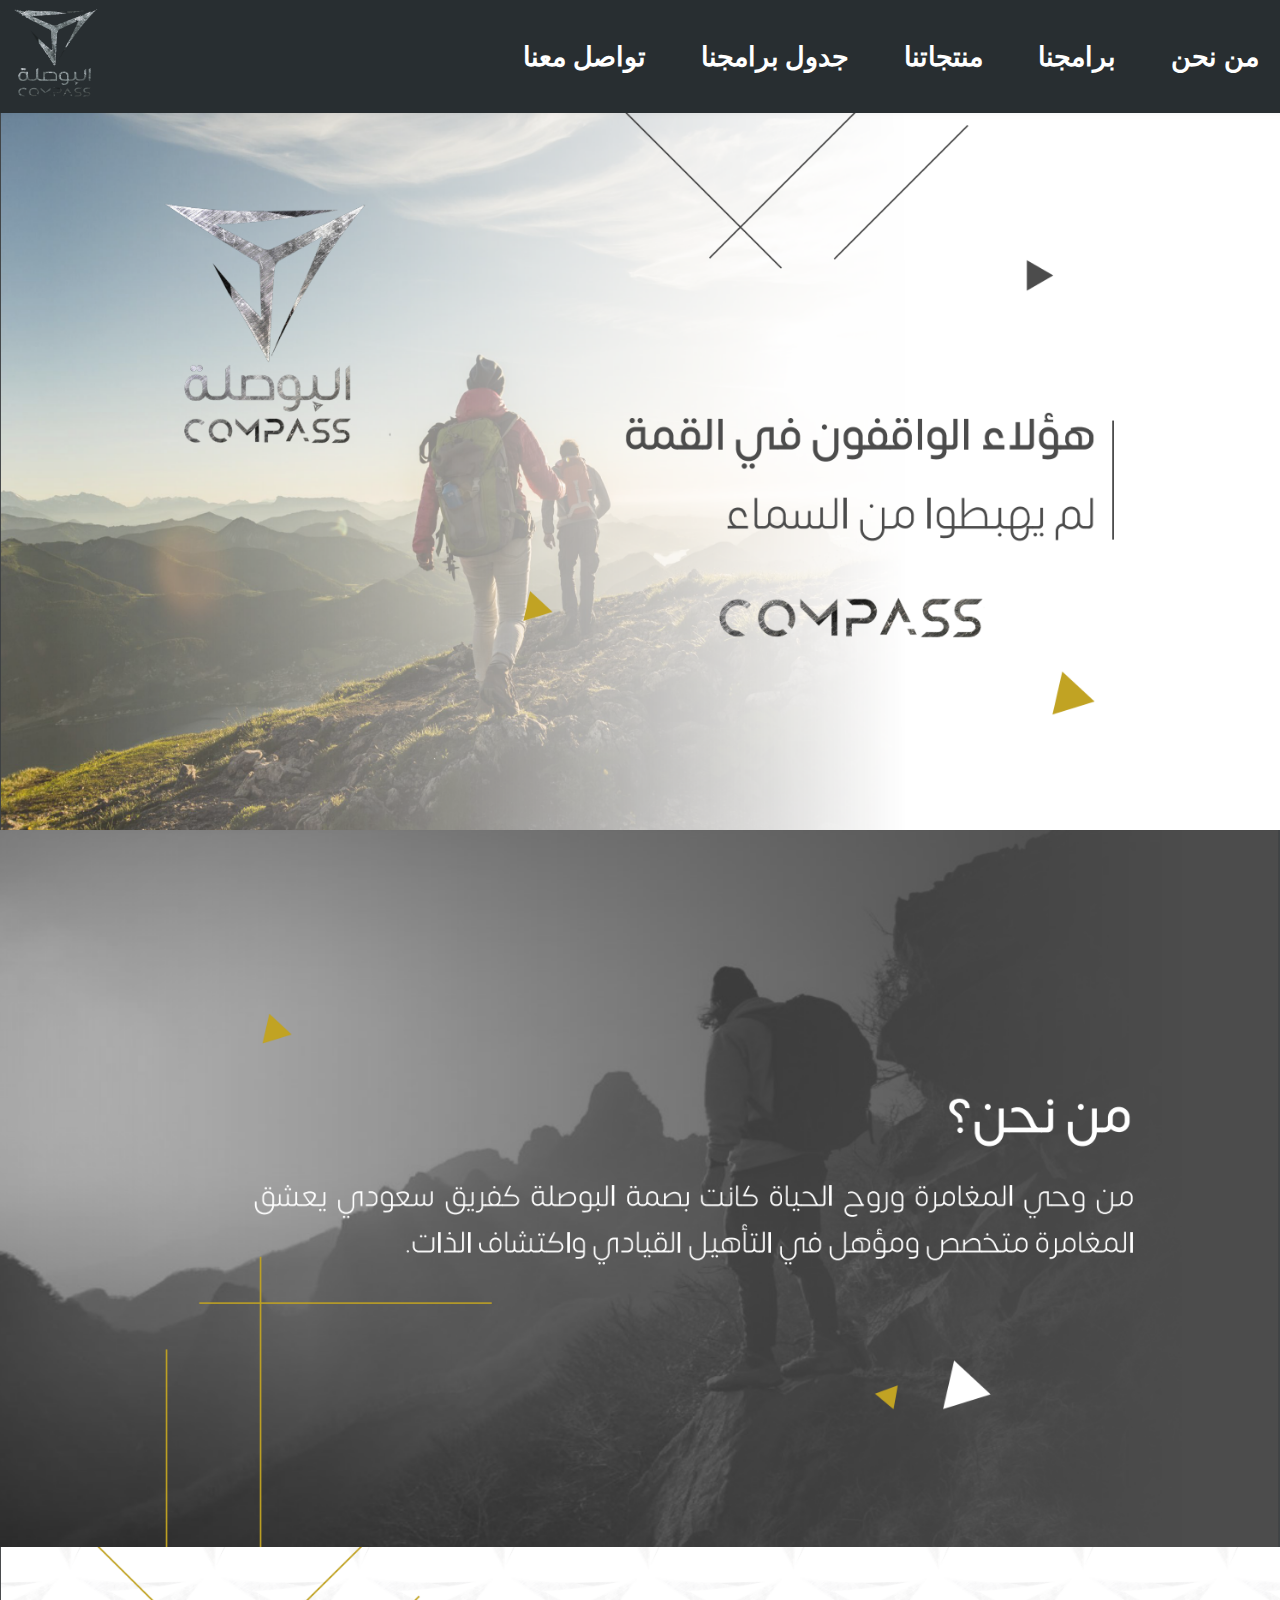
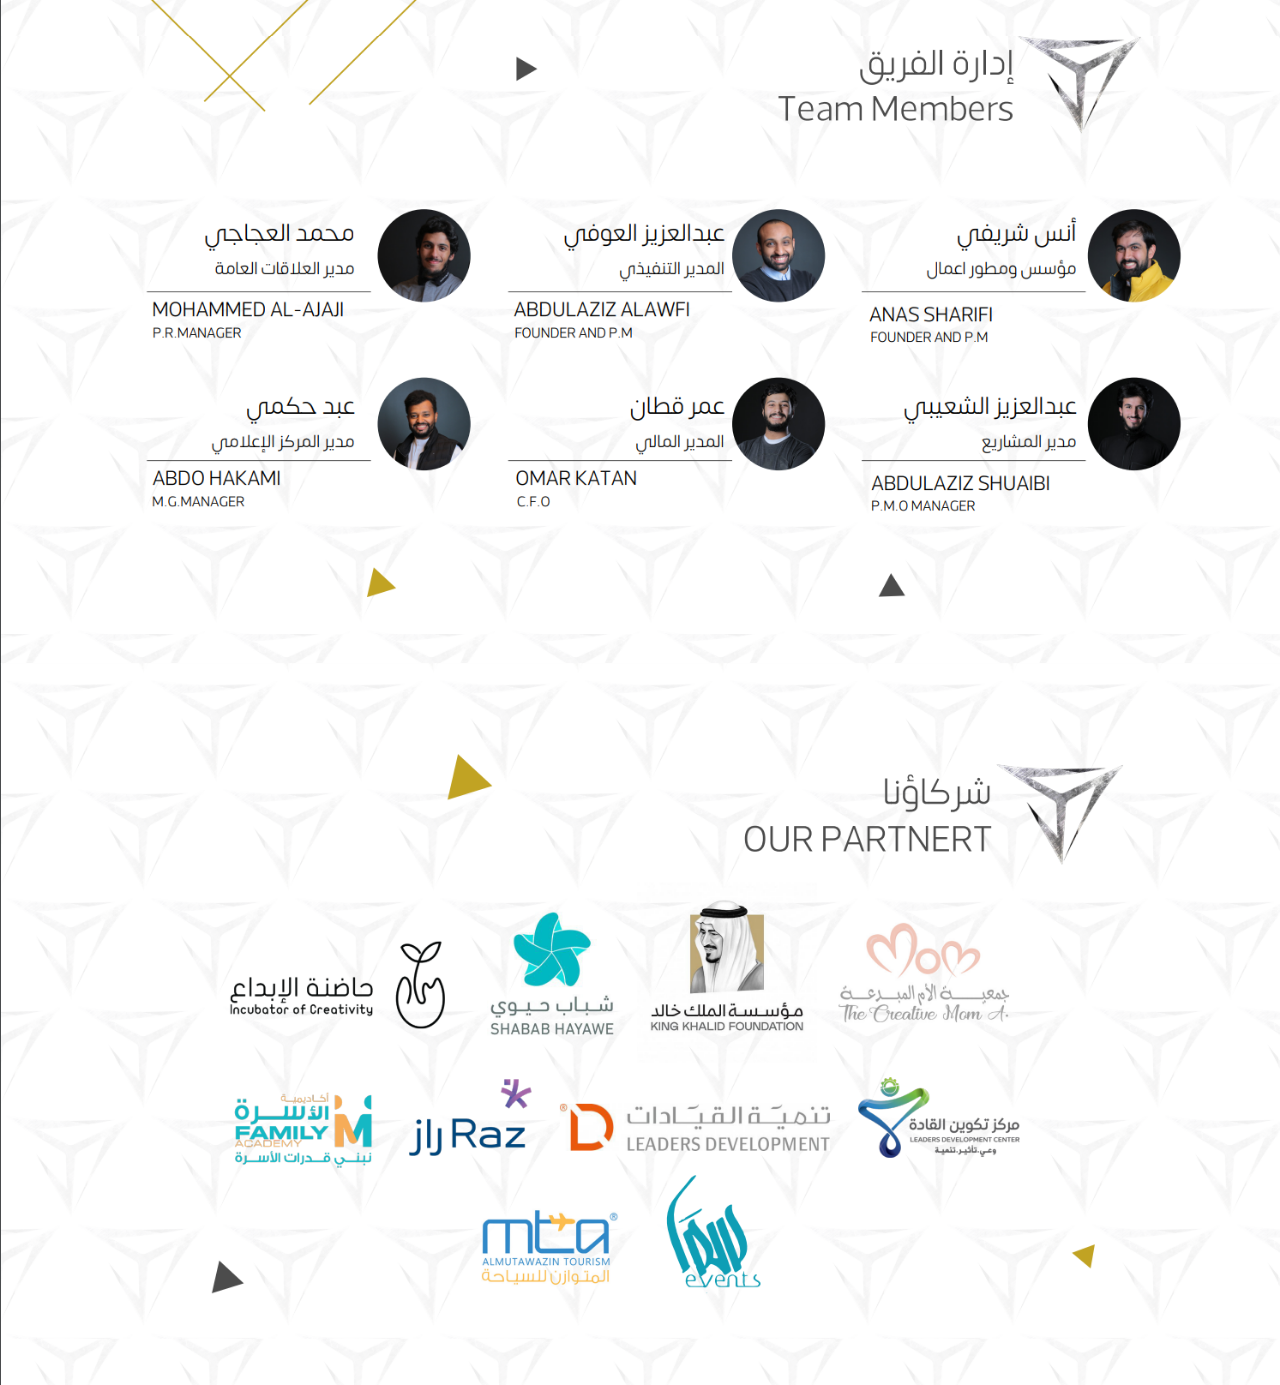
<file: Index.html>
﻿<!DOCTYPE html>
<html lang="en">
<head>
    <meta charset="UTF-8" />
    <meta http-equiv="X-UA-Compatible" content="IE=edge" />
    <meta name="viewport" content="width=device-width, initial-scale=1.0" />
    <link rel="stylesheet" href="styleSheet.css" />
    <title>الصفحة الرئيسية</title>
 
</head>
<body>
    <nav class="navbar">
        <!-- LOGO -->
        <div class="logo"><img src="Images\Logo.png" width="95" height="95" /></div>
        <!-- NAVIGATION MENU -->
        <ul class="nav-links">
            <!-- USING CHECKBOX HACK -->
            <input type="checkbox" id="checkbox_toggle" />
            <label for="checkbox_toggle" class="hamburger">&#9776;</label>
            <!-- NAVIGATION MENUS -->
            <div class="menu">
            <li><a href="ContactUs.html">تواصل معنا</a></li>
            <li><a href="Schedule.html">جدول برامجنا</a></li>
            <li><a href="Product.html">منتجاتنا</a></li>
            <li>
                <a href="Programs.html">برامجنا</a>

            </li>
            <li><a href="Index.html">من نحن</a></li>

            </div>
        </ul>

    </nav>
    <div class="back"> <img src="Images\first.png" width="100%" /></div>
    <div class="back"> <img src="Images\we.png" width="100%" /></div>
    <div class="back"> <img src="Images\Team Members1.png" width="100%" /></div>
    <div class="back"> <img src="Images\partnert.png" width="100%" /></div>


</body>
</html>
</file>
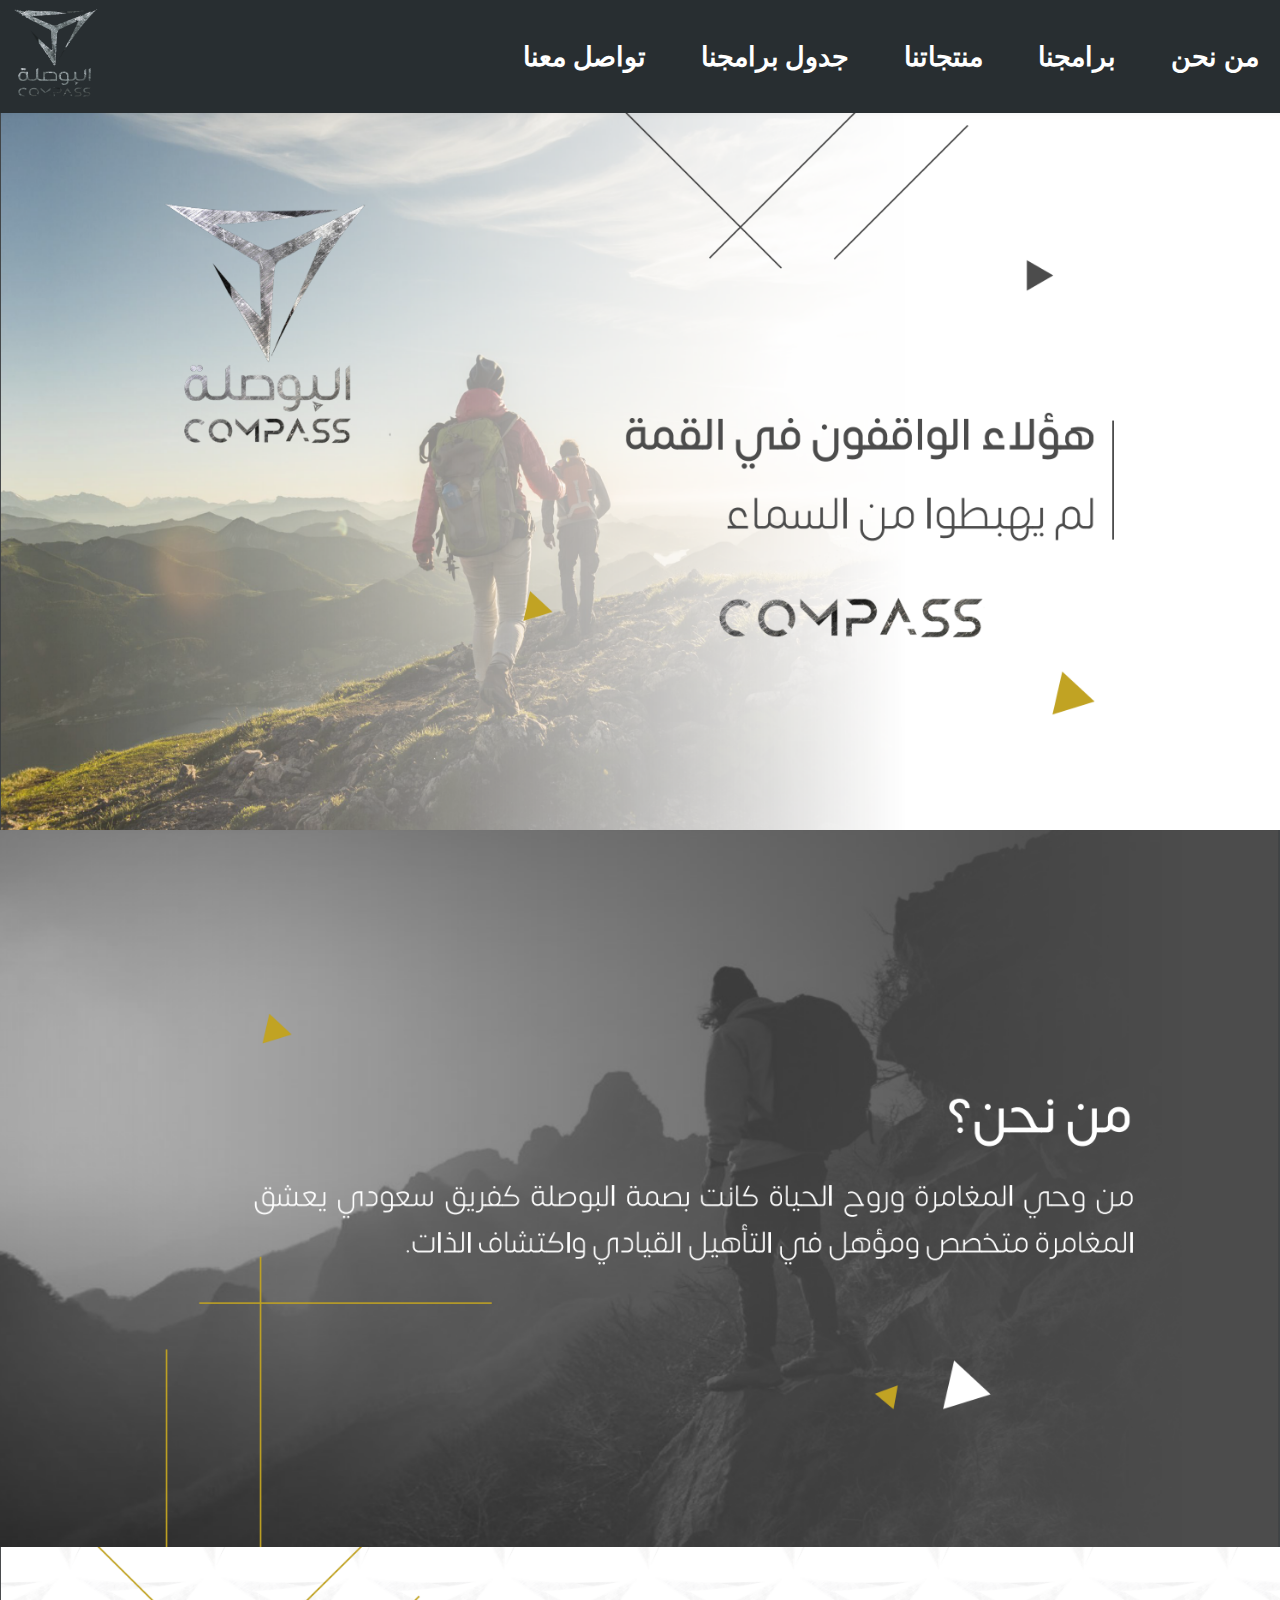
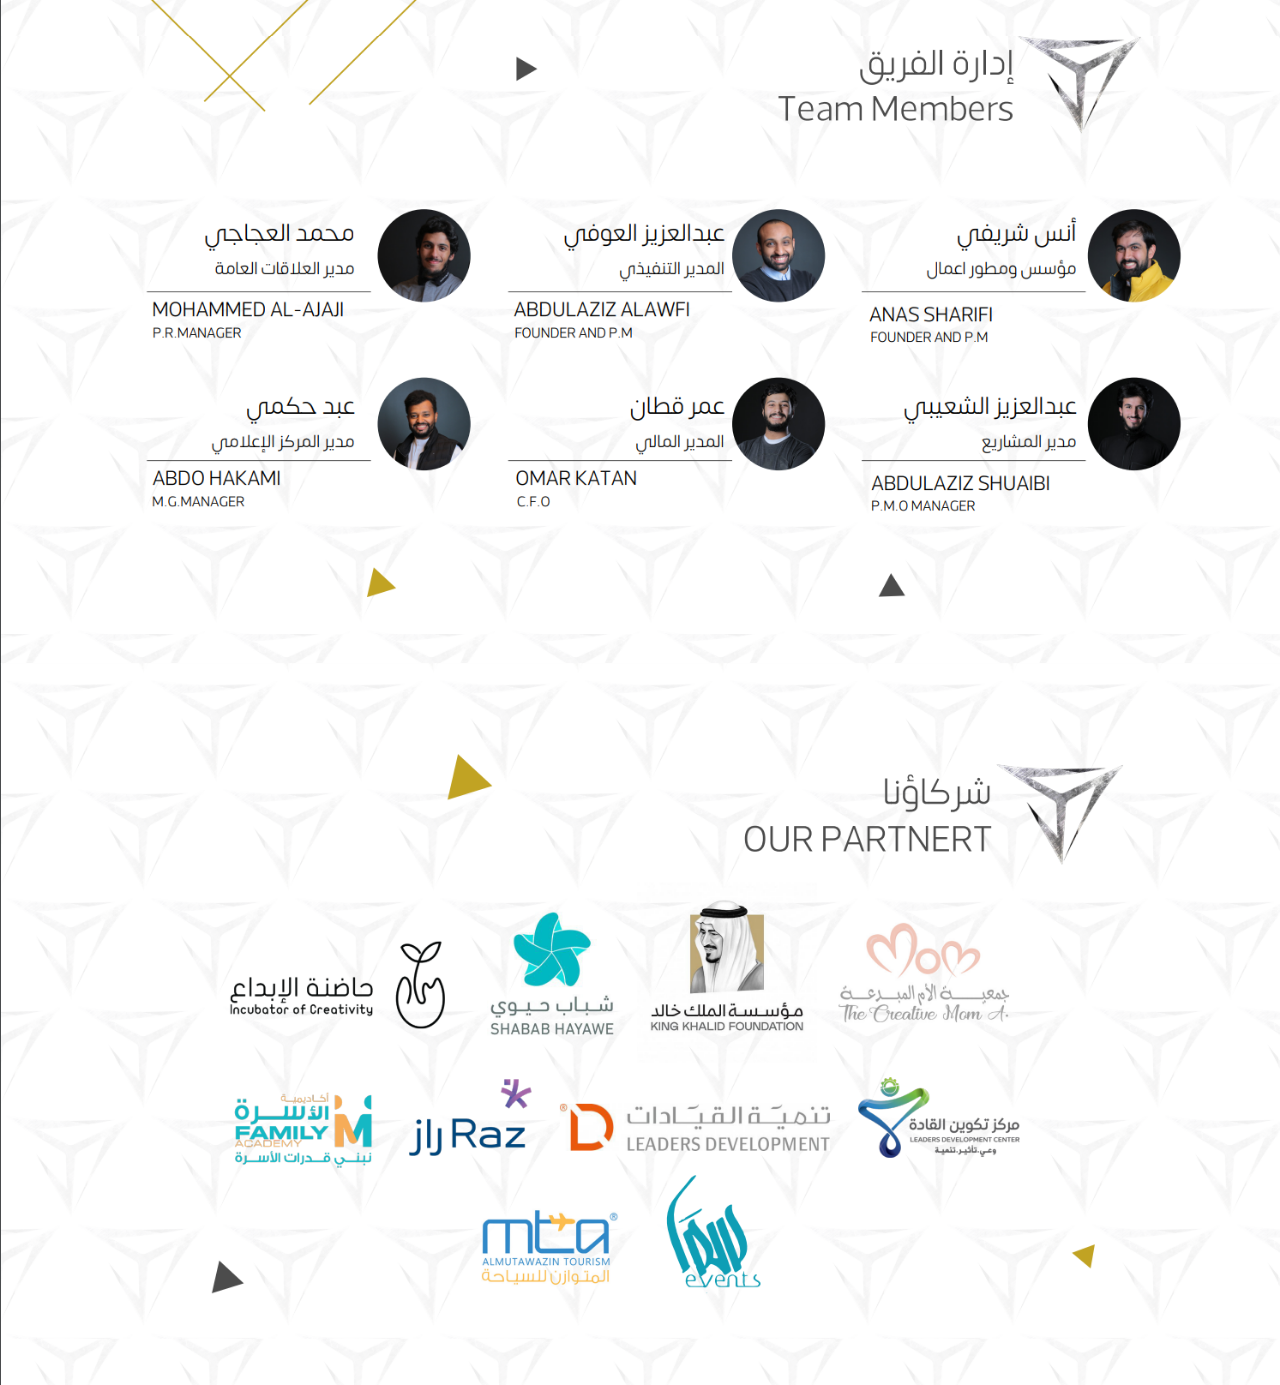
<file: index.html>
﻿<!DOCTYPE html>
<html lang="en">
<head>
    <meta charset="UTF-8" />
    <meta http-equiv="X-UA-Compatible" content="IE=edge" />
    <meta name="viewport" content="width=device-width, initial-scale=1.0" />
    <link rel="stylesheet" href="styleSheet.css" />
    <title>الصفحة الرئيسية</title>
 
</head>
<body>
    <nav class="navbar">
        <!-- LOGO -->
        <div class="logo"><img src="Images\Logo.png" width="95" height="95" /></div>
        <!-- NAVIGATION MENU -->
        <ul class="nav-links">
            <!-- USING CHECKBOX HACK -->
            <input type="checkbox" id="checkbox_toggle" />
            <label for="checkbox_toggle" class="hamburger">&#9776;</label>
            <!-- NAVIGATION MENUS -->
            <div class="menu">
            <li><a href="ContactUs.html">تواصل معنا</a></li>
            <li><a href="Schedule.html">جدول برامجنا</a></li>
            <li><a href="Product.html">منتجاتنا</a></li>
            <li>
                <a href="Programs.html">برامجنا</a>

            </li>
            <li><a href="index.html">من نحن</a></li>

            </div>
        </ul>

    </nav>
    <div class="back"> <img src="Images\first.png" width="100%" /></div>
    <div class="back"> <img src="Images\we.png" width="100%" /></div>
    <div class="back"> <img src="Images\Team Members1.png" width="100%" /></div>
    <div class="back"> <img src="Images\partnert.png" width="100%" /></div>


</body>
</html>
</file>
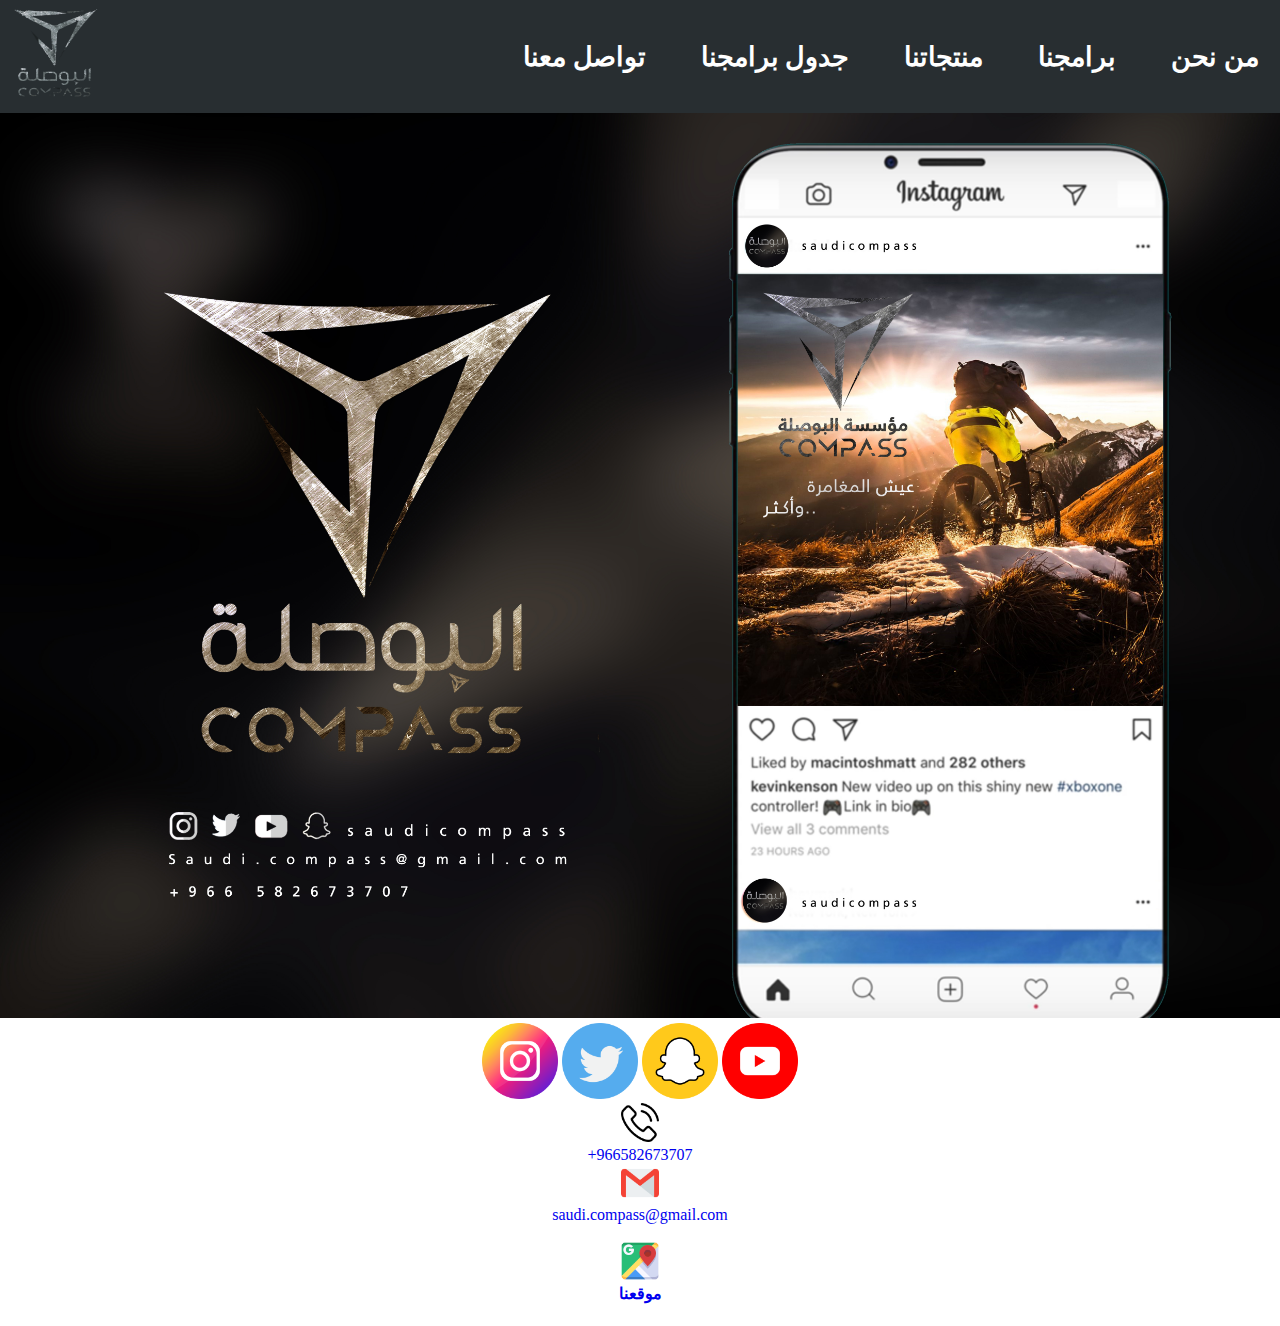
<file: ContactUs.html>
﻿<!DOCTYPE html>
<html lang="en">
<head>
    <meta charset="UTF-8" />
    <meta http-equiv="X-UA-Compatible" content="IE=edge" />
    <meta name="viewport" content="width=device-width, initial-scale=1.0" />
    <link rel="stylesheet" href="styleSheet.css" />
    <title>تواصل معنا</title>
    

</head>
<body>
    <nav class="navbar">
        <!-- LOGO -->
        <div class="logo"><img src="Images\Logo.png" width="95" height="95" /></div>
        <!-- NAVIGATION MENU -->
        <ul class="nav-links">
            <!-- USING CHECKBOX HACK -->
            <input type="checkbox" id="checkbox_toggle" />
            <label for="checkbox_toggle" class="hamburger">&#9776;</label>
            <!-- NAVIGATION MENUS -->
            <div class="menu">
            <li><a href="ContactUs.html">تواصل معنا</a></li>
            <li><a href="Schedule.html">جدول برامجنا</a></li>
            <li><a href="Product.html">منتجاتنا</a></li>
            <li>
                <a href="Programs.html">برامجنا</a>

            </li>
            <li><a href="index.html">من نحن</a></li>

            </div>
        </ul>

    </nav>
    <div >
        <div class="back"> <img src="Images/network.jpg" width="100%" /></div>
        <div class="media">
            <a href="https://www.instagram.com/saudicompass/?hl=en"><img src="Images/instagram1.png" width="6%" /></a>
            <a href="https://twitter.com/saudicompass"><img src="Images/twitter.png" width="6%" /></a>
            <img src="Images/snapchat.png" width="6%" />
            <a href="https://www.youtube.com/channel/UCVBHg5h7BkQ4kSQ9K0IZqJA"><img src="Images/youtube.png" width="6%" /></a><br>
           <a href="tel: +966582673707"> <img src="Images/phone-call.png"  width="3%"><p>+966582673707</p></a>
           <a href="mailto: saudi.compass@gmail.com"> <img src="Images/gmail.png"width="3%"><p>saudi.compass@gmail.com</p></a>
        <br>
           <a href="https://goo.gl/maps/kVdT8eyqNQbns1sA6"><img src="Images/google-maps.png" width="3%" /><p style="font-weight: bold">موقعنا</p></a><br>
        </div>
    </div>
</body>
</html>
</file>
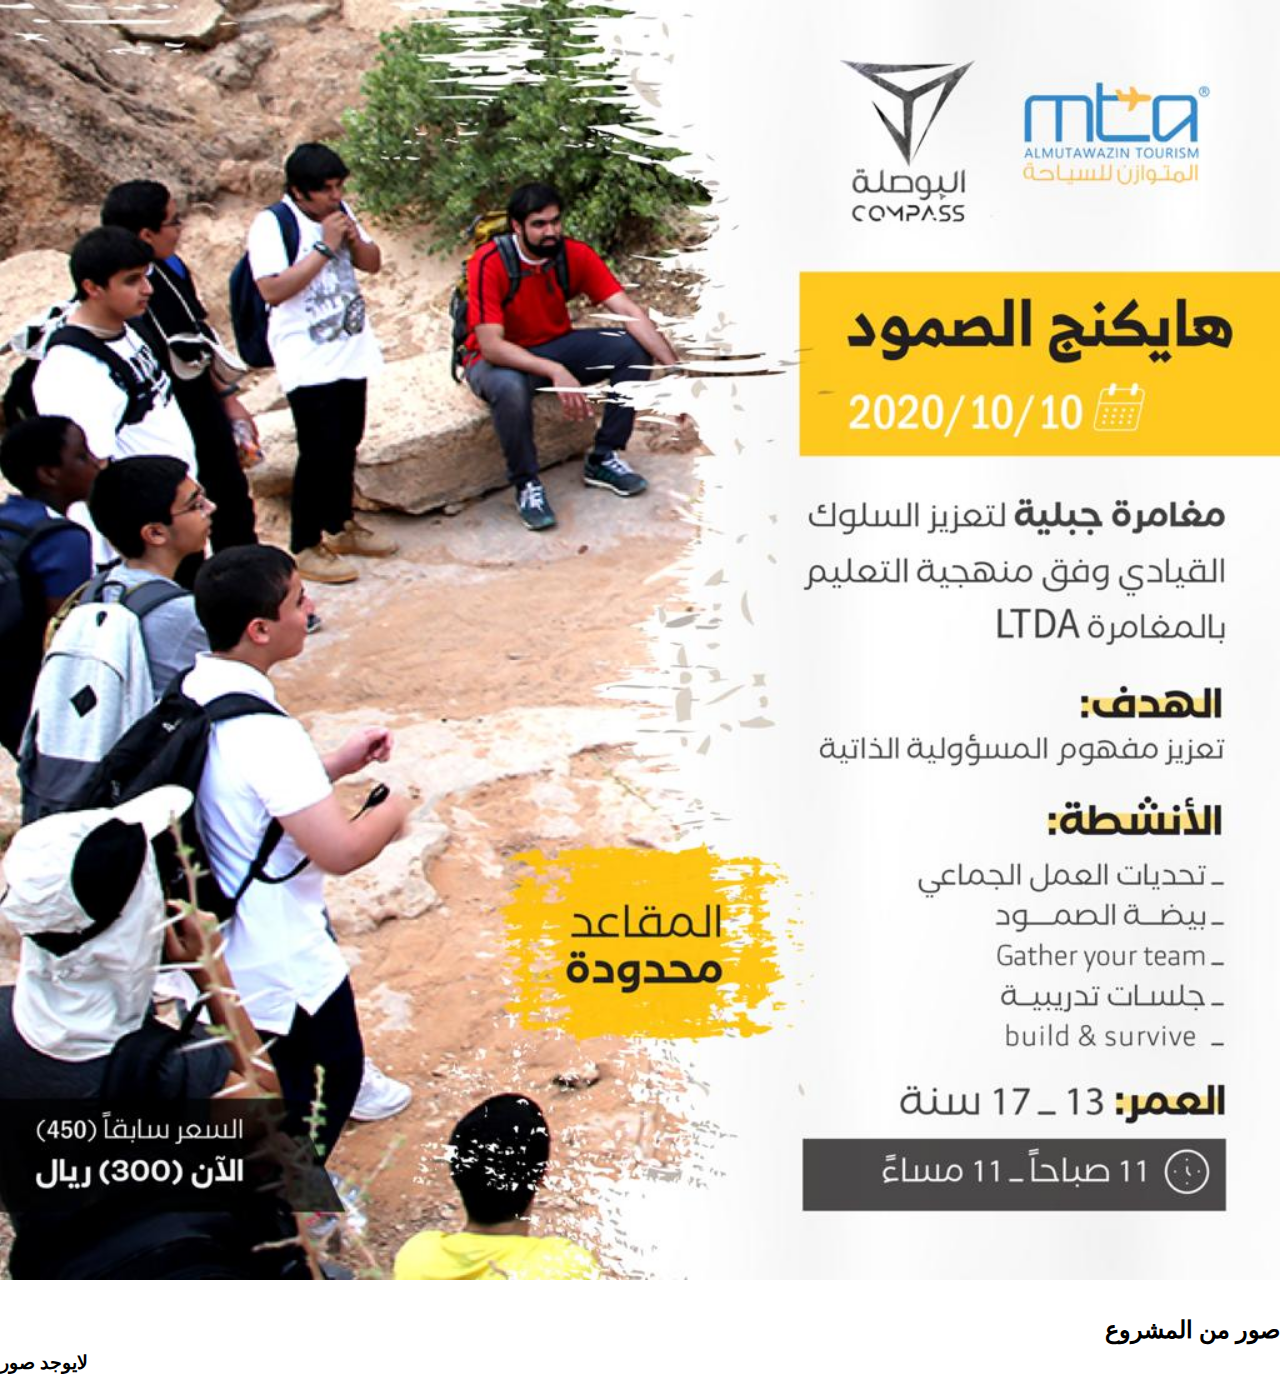
<file: haiking.html>
<!DOCTYPE html>
<html lang="en">
<head>
    <meta charset="UTF-8" />
    <meta http-equiv="X-UA-Compatible" content="IE=edge" />
    <meta name="viewport" content="width=device-width, initial-scale=1.0" />
    <link rel="stylesheet" href="styleSheet.css" />
    <title> هايكنق الصمود</title>
    

</head>
<body>

   
    <div class="back"> <img src="Images/haiking.JPG" width="100%" /></div>
    <br />
    <br />
    <h2 style="float: right">صور من المشروع</h2>
    <br />
    <br />
    <h3>لايوجد صور</h3>
</body>
</file>
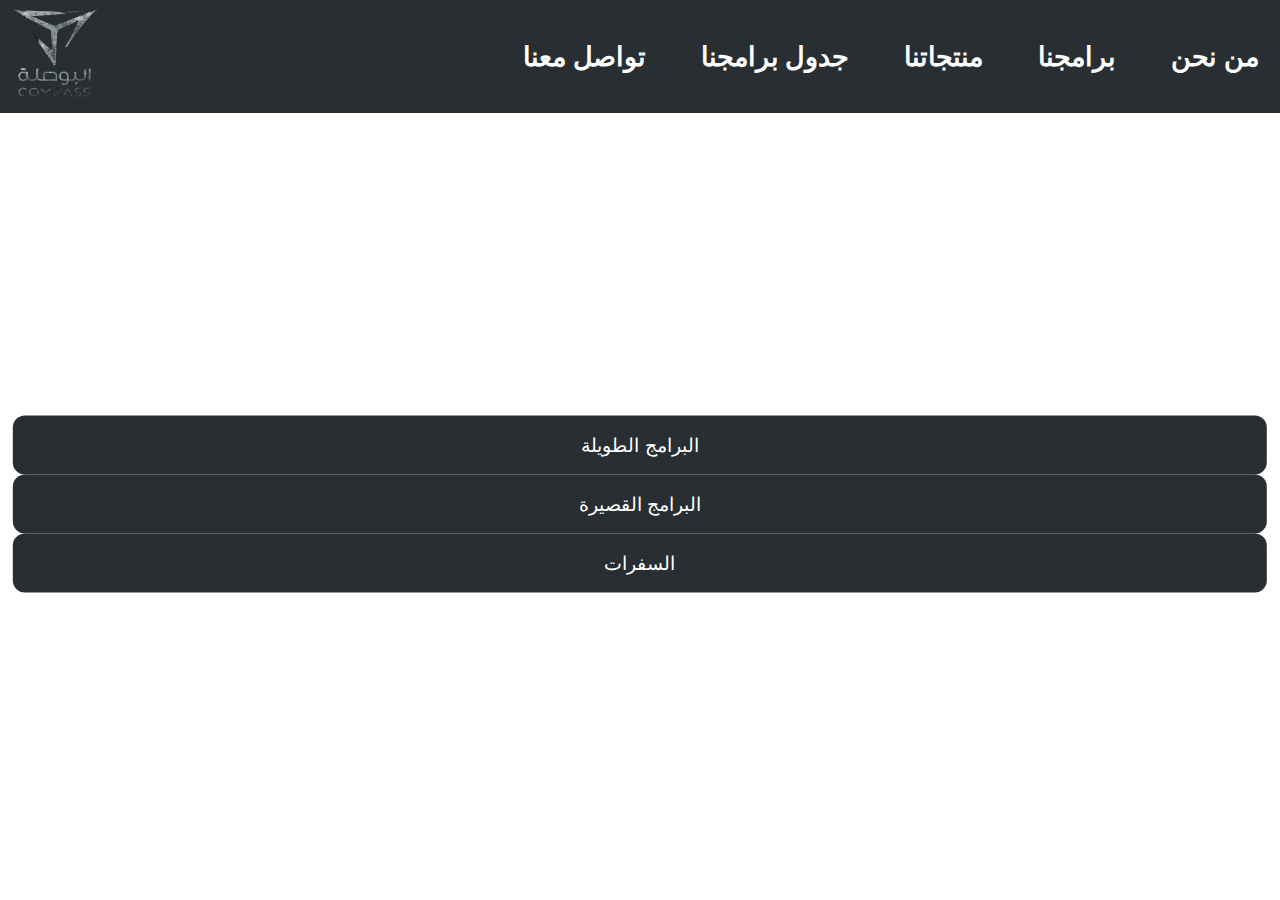
<file: Programs.html>
<!DOCTYPE html>
<html lang="en">
<head>
    <meta charset="UTF-8" />
    <meta http-equiv="X-UA-Compatible" content="IE=edge" />
    <meta name="viewport" content="width=device-width, initial-scale=1.0" />
    <link rel="stylesheet" href="styleSheet.css" />
    <title>الصفحة الرئيسية</title>

    <script>

    var coll = document.getElementsByClassName("collapsible");
    var i;
    var cont = document.getElementsByClassName("content");


function tallClick(){
      
      if (cont[0].style.display === "block") {
        cont[0].style.display = "none";
       
      } else {
        cont[0].style.display = "block";
        cont[1].style.display = "none";
        cont[2].style.display = "none";
        
      }
   }

  function shortClick(){
     
      if (cont[1].style.display === "block") {
        cont[1].style.display = "none";
      
      } else {
        cont[0].style.display = "none";
        cont[1].style.display = "block";
        cont[2].style.display = "none";
        cont[3].style.display = "none";
        cont[4].style.display = "none";
        cont[5].style.display = "none";
      }
   }

   function travelClick(){
     
      if ( cont[2].style.display === "block") {
        cont[2].style.display = "none";
        
      } else {
        cont[0].style.display = "none";
        cont[1].style.display = "none";
        cont[2].style.display = "block";
        cont[3].style.display = "none";
        cont[4].style.display = "none";
        cont[5].style.display = "none";
      }
   }

   function viewBig5(){
    window.open('big5.html', '_blank','resizable=no');
        }

        function viewAmlog(){
    window.open('amlog.html', '_blank','resizable=no');
        }

        function viewHaiking(){
    window.open('haiking.html', '_blank','resizable=no');
        }

    </script>
</head>
<body>
    <nav class="navbar">
        <!-- LOGO -->
        <div class="logo"><img src="Images\Logo.png" width="95" height="95" /></div>
        <!-- NAVIGATION MENU -->
        <ul class="nav-links">
            <!-- USING CHECKBOX HACK -->
            <input type="checkbox" id="checkbox_toggle" />
            <label for="checkbox_toggle" class="hamburger">&#9776;</label>
            <!-- NAVIGATION MENUS -->
            <div class="menu">
            <li><a href="ContactUs.html">تواصل معنا</a></li>
            <li><a href="Schedule.html">جدول برامجنا</a></li>
            <li><a href="Product.html">منتجاتنا</a></li>
            <li>
                <a href="Programs.html">برامجنا</a>

            </li>
            <li><a href="index.html">من نحن</a></li>

            </div>
        </ul>

    </nav>
    <div class="all" style="z-index: -1">

    <button type="button" class="collapsible" onClick= "tallClick()">البرامج الطويلة</button>
    <div class="content">
        <div class="table1" id='table1'> 
         
                        <h2 class=""  onClick="viewBig5()"> Big5  (اضغط لمزيد من التفاصيل)</h2>
                        
                      
                   
                        <td><img onClick="viewBig5()" src="Images/big5.jpg" width="60%" ></td>
                       
                       
    </tr>
                       
                </tbody>
            </table>
            
        </div>
</div>
<button type="button" class="collapsible" onClick="shortClick()">البرامج القصيرة</button>
    <div class="content">
        <div class="table1" id='table2'>
           
                        <h2 class=""  onClick="viewHaiking()"> هايكنق الصمود  (اضغط لمزيد من التفاصيل)</h2>
                        
                      
                    
                   
                    <td><img onClick="viewHaiking()" src="Images/haiking.JPG" width="60%" ></td>
                       
                       
    </tr>
                       
                </tbody>
            </table>
        </div>
        </div>
        <button type="button" class="collapsible" onClick="travelClick()">السفرات</button>
    <div class="content">
        <div class="table1" id='table3'>
          
                        <h2 class=""  onClick="viewAmlog()"> سفرة أملج  (اضغط لمزيد من التفاصيل)</h2>
                       
                      
                    
                   
                    <td><img onClick="viewAmlog()" src="Images/amlog.png" width="60%" ></td>
                       
                       
    </tr>
                       
                </tbody>
            </table>
            
        </div>
    </div>
</body>
</html>


<!--   <div class="table1" id='table1'> 
            <table id="myTable" border="0">
                <thead>
                    <tr>
                        <th class=""  onClick="viewBig5()"> Big5 </th>
                        <th class=""  onClick="viewBig5()"> Big5 </th>
                      
                    
                    </tr>
                </thead>
                <tbody>
                        <td><img onClick="viewBig5()" src="Images/big5.jpg" width="100%" ></td>
                        <td><img onClick="viewBig5()" src="Images/big5.jpg" width="100%" ></td>
                       
    </tr>
                       
                </tbody>
            </table>
            
        </div>
    
     <div class="table1" id='table2'>
            <table id="myTable" border="0">
                <thead>
                    <tr>
                        <th class=""  onClick="viewHaiking()"> هايكنق الصمود</th>
                        
                      
                    
                    </tr>
                </thead>
                <tbody>
                    <td><img onClick="viewHaiking()" src="Images/haiking.JPG" width="100%" ></td>
                       
                       
    </tr>
                       
                </tbody>
            </table>
        </div>


        <div class="table1" id='table3'>
            <table id="myTable" border="0">
                <thead>
                    <tr>
                        <th class=""  onClick="viewAmlog()"> سفرة أملج </th>
                       
                      
                    
                    </tr>
                </thead>
                <tbody>
                    <td><img onClick="viewAmlog()" src="Images/amlog.png" width="100%" ></td>
                       
                       
    </tr>
                       
                </tbody>
            </table>
            
        </div>
    -->
</file>
<file: styleSheet.css>
﻿* {
    margin: 0;
    padding: 0;
    box-sizing: border-box;
}

body {
    font-family: cursive;
}

a {
    text-decoration: none;
}

li {
    list-style: none;
}
/* NAVBAR STYLING STARTS */
.navbar {
    display: flex;
    align-items: center;
    justify-content: space-between;
    padding: 7px;
    background-color: #282e31;
    color: #fff;
    font-weight:bold
}

.aaa{
    background-image: linear-gradient(to right, rgba(255, 255, 255, 0.08), rgba(255, 255, 255, 0.08)), linear-gradient(to right, #514f53 0%, #282e31 100%);

}
.nav-links a {
    color: #fff;
}
/* LOGO */
.logo {
  
}
/* NAVBAR MENU */
.menu {
    display: flex;
    gap: 1em;
    font-size: 3vh;
}

    .menu li:hover {
        background-color: #6c6c6c;
        border-radius: 5px;
        transition: 0.3s ease;
    }

    .menu li {
        padding: 5px 14px;
    }
/* DROPDOWN MENU */
.services {
    position: relative;
}

.dropdown {
    background-color: rgb(1, 139, 139);
    padding: 1em 0;
    position: absolute; /*WITH RESPECT TO PARENT*/
    display: none;
    border-radius: 8px;
    top: 35px;
}

    .dropdown li + li {
        margin-top: 10px;
    }

    .dropdown li {
        padding: 0.5em 1em;
        width: 8em;
        text-align: center;
    }

        .dropdown li:hover {
            background-color: #4c9e9e;
        }

.services:hover .dropdown {
    display: block;
}
/*RESPONSIVE NAVBAR MENU STARTS*/
/* CHECKBOX HACK */
input[type=checkbox] {
    display: none;
}
/*HAMBURGER MENU*/
.hamburger {
    display: none;
    font-size: 24px;
    user-select: none;
}
/* APPLYING MEDIA QUERIES */
@media (max-width: 768px) {
    .menu {
        display: none;
        position: absolute;
        background-color: #282e31;
        right: 0;
        left: 0;
        top: 111px;
        text-align: center;
        padding: 16px 0;
    }

        .menu li:hover {
            display: inline-block;
            background-color: #d3d3d3;
            transition: 0.3s ease;
        }

        .menu li + li {
            margin-top: 12px;
        }

    input[type=checkbox]:checked ~ .menu {
            display: block;
        }

    
    .hamburger {
        display: block;
    }

    .dropdown {
        left: 50%;
        top: 30px;
        transform: translateX(35%);
    }

        .dropdown li:hover {
            background-color: #4c9e9e;
        }
}

.back {
    
    display: flex;
    align-items: center;
    justify-content: center;
   
}

.team{
    float:right
}

.media{
    padding:5px;
    text-align:center
}

.all{
    margin : 0;
    position: absolute;
    top: 56%;
    left:50%;
    width: 98%;
    transform: translate(-50%, -50%);
    font-size: large;
    
}

.collapsible {
    background-color: #282e31;
    color: white;
    cursor: pointer;
    padding: 18px;
    width: 100%;
    border: none;
    text-align: center;
    outline: none;
    font-size: 19px;
    border-radius: 12px 12px 12px 12px;
  }

  .ViewPageactive, .collapsible:hover {
    background-color: #373737;
  }

  .content {
    padding: 0 18px;
    display: none;
    overflow: hidden;
    background-color: #f1f1f1;
  }

  .table1{
    overflow-x: auto;
    overflow-y: auto;
    height: 300px;
    text-align-last: center;
  }
</file>
